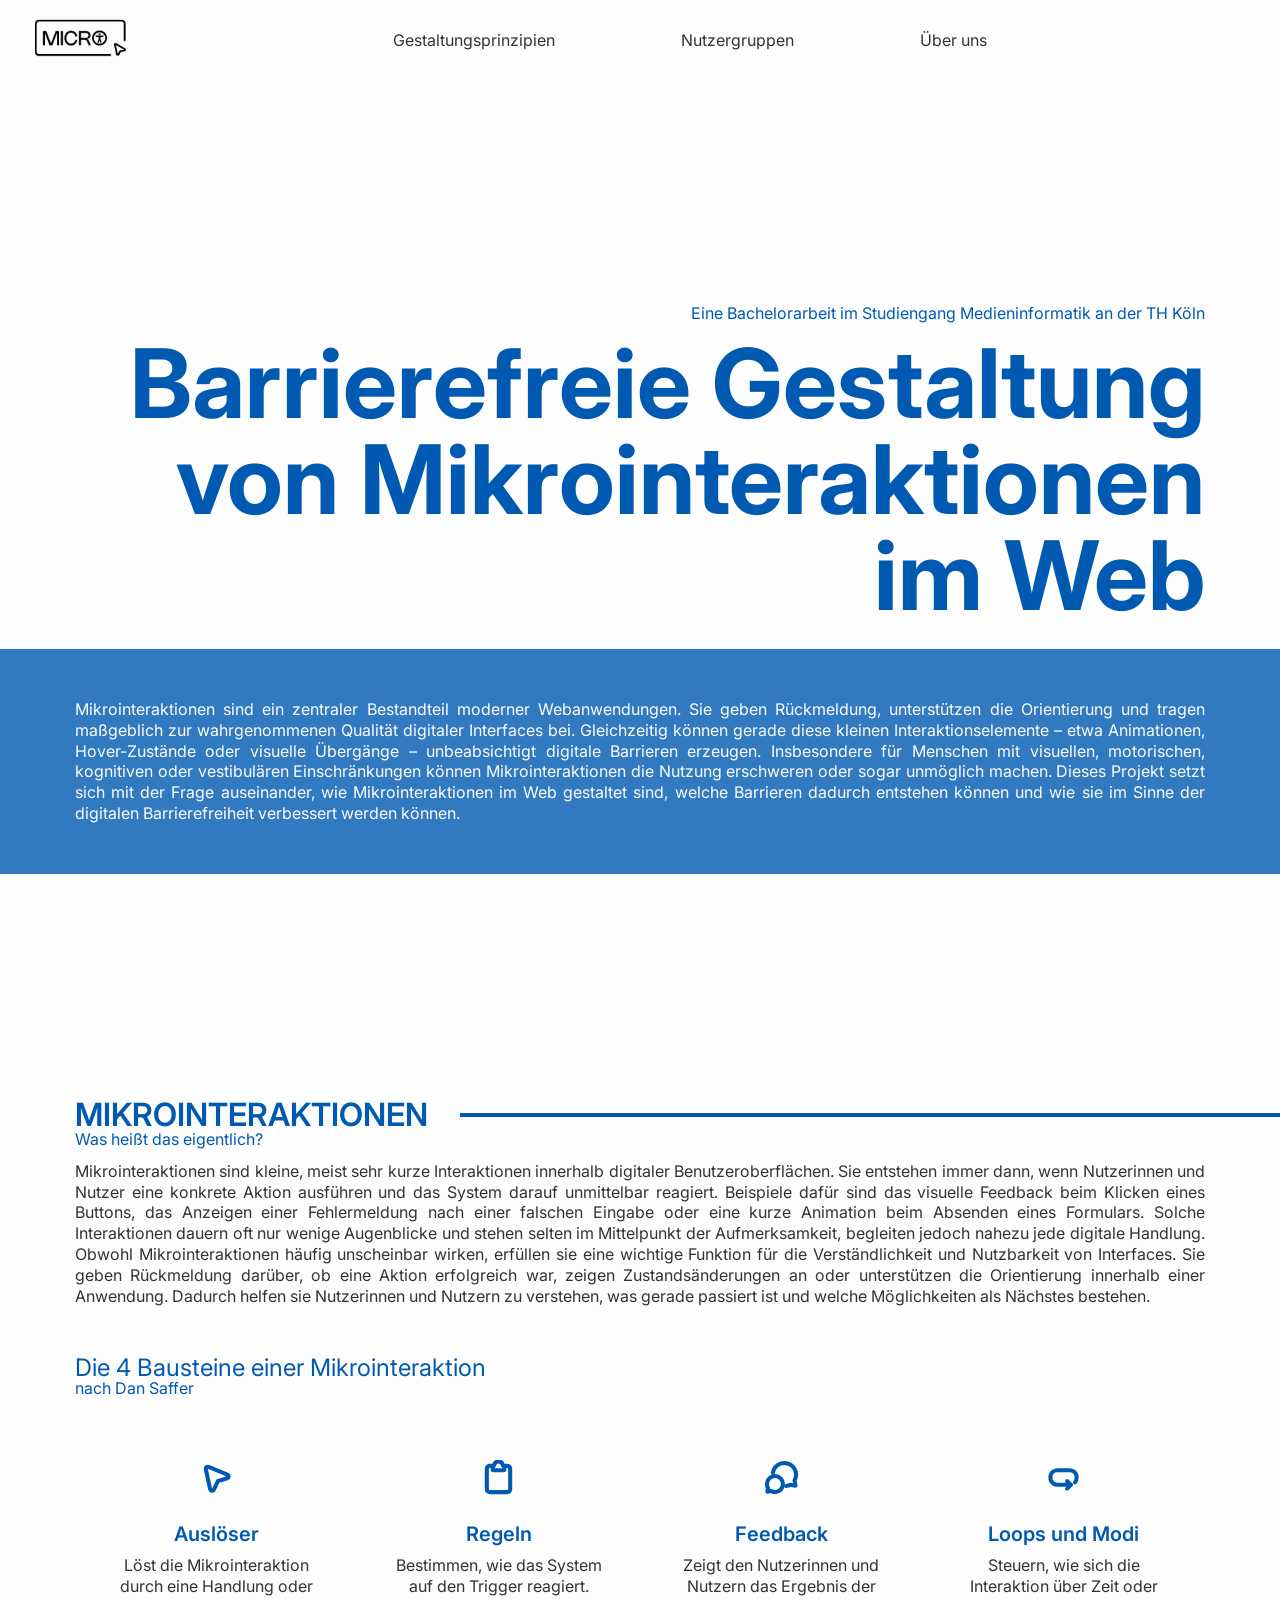
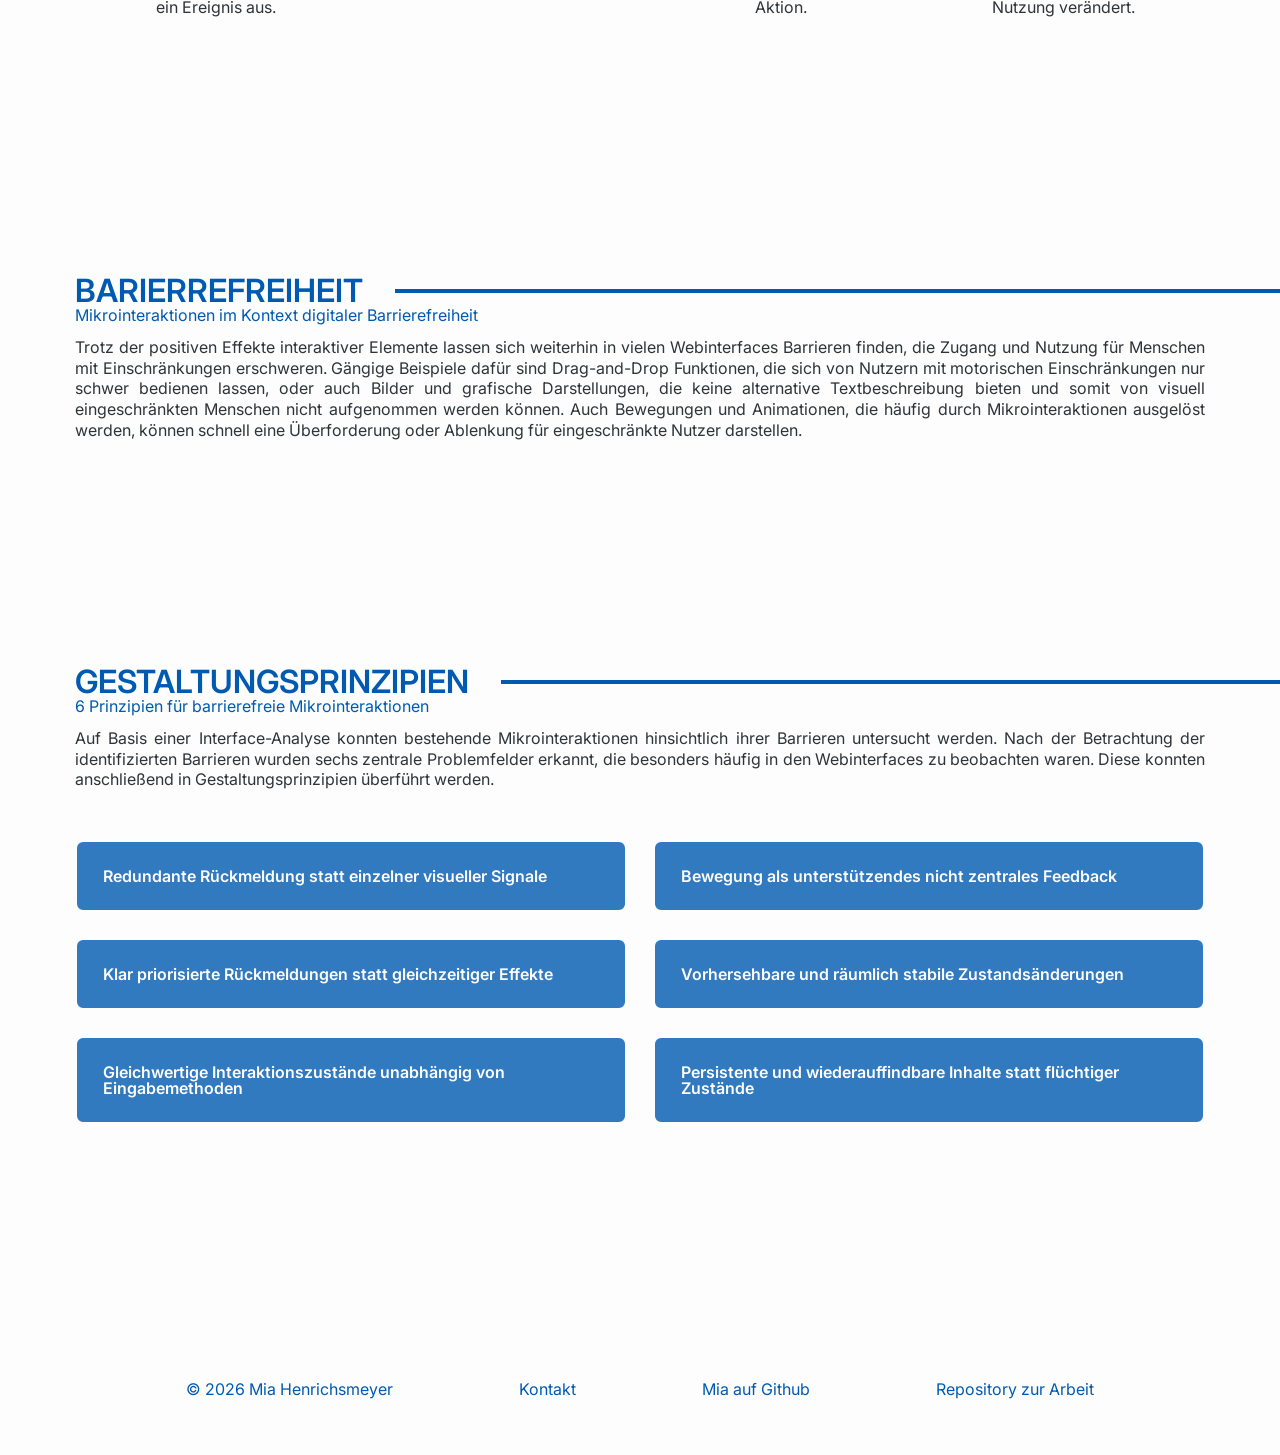
<file: index.html>
<!doctype html>
<html lang="de">
  <head>
    <meta charset="UTF-8" />
    <title>Barrierefreie Gestaltung von Mikrointeraktionen im Web</title>
    <link rel="stylesheet" href="./src/styles/combined.css" />
    <link rel="stylesheet" href="./src/styles/landing-page.css" />
  </head>
  <body>
    <header>
      <nav>
        <img src="logo.png" alt="Logo" class="logo" />

        <div class="nav-links">
          <a href="index.html">Gestaltungsprinzipien</a>
          <a href="user-groups.html">Nutzergruppen</a>
          <a href="about-us.html">Über uns</a>
        </div>
        <button
          class="menu-icon hidden"
          id="menu-toggle"
          aria-expanded="false"
          aria-controls="mobile-menu"
          aria-label="Menü öffnen"
          type="button"
        >
          <svg
            width="20px"
            height="20px"
            stroke-width="2.4"
            viewBox="0 0 24 24"
            fill="none"
            xmlns="http://www.w3.org/2000/svg"
            color="#000000"
          >
            <path
              d="M3 5H21"
              stroke="#000000"
              stroke-width="2.4"
              stroke-linecap="round"
              stroke-linejoin="round"
            ></path>
            <path
              d="M3 12H21"
              stroke="#000000"
              stroke-width="2.4"
              stroke-linecap="round"
              stroke-linejoin="round"
            ></path>
            <path
              d="M3 19H21"
              stroke="#000000"
              stroke-width="2.4"
              stroke-linecap="round"
              stroke-linejoin="round"
            ></path>
          </svg>
        </button>
      </nav>
      <div class="mobile-menu-overlay" id="mobile-menu" hidden>
        <div class="mobile-menu-content">
          <button
            class="close-menu"
            id="menu-close"
            aria-label="Menü schließen"
            type="button"
          >
            ×
          </button>

          <a href="index.html">Gestaltungsprinzipien</a>
          <a href="user-groups.html">Nutzergruppen</a>
          <a href="about-us.html">Über uns</a>
        </div>
      </div>
    </header>
    <section class="title-section">
      <h3>
        Eine Bachelorarbeit im Studiengang Medieninformatik an der TH Köln
      </h3>
      <h1>Barrierefreie Gestaltung von Mikrointeraktionen im Web</h1>
      <p class="blue-background">
        Mikrointeraktionen sind ein zentraler Bestandteil moderner
        Webanwendungen. Sie geben Rückmeldung, unterstützen die Orientierung und
        tragen maßgeblich zur wahrgenommenen Qualität digitaler Interfaces bei.
        Gleichzeitig können gerade diese kleinen Interaktionselemente – etwa
        Animationen, Hover-Zustände oder visuelle Übergänge – unbeabsichtigt
        digitale Barrieren erzeugen. Insbesondere für Menschen mit visuellen,
        motorischen, kognitiven oder vestibulären Einschränkungen können
        Mikrointeraktionen die Nutzung erschweren oder sogar unmöglich machen.
        Dieses Projekt setzt sich mit der Frage auseinander, wie
        Mikrointeraktionen im Web gestaltet sind, welche Barrieren dadurch
        entstehen können und wie sie im Sinne der digitalen Barrierefreiheit
        verbessert werden können.
      </p>
    </section>
    <section class="index-section line">
      <h2>MIKROINTERAKTIONEN</h2>
      <h3>Was heißt das eigentlich?</h3>
      <p>
        Mikrointeraktionen sind kleine, meist sehr kurze Interaktionen innerhalb
        digitaler Benutzeroberflächen. Sie entstehen immer dann, wenn
        Nutzerinnen und Nutzer eine konkrete Aktion ausführen und das System
        darauf unmittelbar reagiert. Beispiele dafür sind das visuelle Feedback
        beim Klicken eines Buttons, das Anzeigen einer Fehlermeldung nach einer
        falschen Eingabe oder eine kurze Animation beim Absenden eines
        Formulars. Solche Interaktionen dauern oft nur wenige Augenblicke und
        stehen selten im Mittelpunkt der Aufmerksamkeit, begleiten jedoch nahezu
        jede digitale Handlung. Obwohl Mikrointeraktionen häufig unscheinbar
        wirken, erfüllen sie eine wichtige Funktion für die Verständlichkeit und
        Nutzbarkeit von Interfaces. Sie geben Rückmeldung darüber, ob eine
        Aktion erfolgreich war, zeigen Zustandsänderungen an oder unterstützen
        die Orientierung innerhalb einer Anwendung. Dadurch helfen sie
        Nutzerinnen und Nutzern zu verstehen, was gerade passiert ist und welche
        Möglichkeiten als Nächstes bestehen.
      </p>
      <h4>Die 4 Bausteine einer Mikrointeraktion</h4>
      <h3>nach Dan Saffer</h3>
      <div class="icon-columns">
        <div>
          <svg
            width="35px"
            height="35px"
            stroke-width="2.8"
            viewBox="0 0 24 24"
            fill="none"
            xmlns="http://www.w3.org/2000/svg"
            color="#005ab2"
          >
            <path
              fill-rule="evenodd"
              clip-rule="evenodd"
              d="M19.5027 9.96958C20.7073 10.4588 20.6154 12.1941 19.3658 12.5533L13.0605 14.3658L10.1807 20.2606C9.60996 21.4288 7.88499 21.218 7.6124 19.9468L4.67677 6.25646C4.44638 5.18204 5.5121 4.2878 6.53019 4.70126L19.5027 9.96958Z"
              stroke="#005ab2"
              stroke-width="2.8"
            ></path>
          </svg>
          <p class="icon-title">Auslöser</p>
          <p>
            Löst die Mikrointeraktion durch eine Handlung oder ein Ereignis aus.
          </p>
        </div>
        <div>
          <svg
            width="35px"
            height="35px"
            viewBox="0 0 24 24"
            stroke-width="2.8"
            fill="none"
            xmlns="http://www.w3.org/2000/svg"
            color="#005ab2"
          >
            <path
              d="M8.5 4H6C4.89543 4 4 4.89543 4 6V20C4 21.1046 4.89543 22 6 22H18C19.1046 22 20 21.1046 20 20V6C20 4.89543 19.1046 4 18 4H15.5"
              stroke="#005ab2"
              stroke-width="2.8"
              stroke-linecap="round"
            ></path>
            <path
              d="M8 6.4V4.5C8 4.22386 8.22386 4 8.5 4C8.77614 4 9.00422 3.77604 9.05152 3.50398C9.19968 2.65171 9.77399 1 12 1C14.226 1 14.8003 2.65171 14.9485 3.50398C14.9958 3.77604 15.2239 4 15.5 4C15.7761 4 16 4.22386 16 4.5V6.4C16 6.73137 15.7314 7 15.4 7H8.6C8.26863 7 8 6.73137 8 6.4Z"
              stroke="#005ab2"
              stroke-width="2.8"
              stroke-linecap="round"
            ></path>
          </svg>
          <p class="icon-title">Regeln</p>
          <p>Bestimmen, wie das System auf den Trigger reagiert.</p>
        </div>
        <div>
          <svg
            width="35px"
            height="35px"
            stroke-width="2.8"
            viewBox="0 0 24 24"
            fill="none"
            xmlns="http://www.w3.org/2000/svg"
            color="#005ab2"
          >
            <path
              d="M7.5 22C10.5376 22 13 19.5376 13 16.5C13 13.4624 10.5376 11 7.5 11C4.46243 11 2 13.4624 2 16.5C2 17.5018 2.26783 18.441 2.7358 19.25L2.275 21.725L4.75 21.2642C5.55898 21.7322 6.49821 22 7.5 22Z"
              stroke="#005ab2"
              stroke-width="2.8"
              stroke-linecap="round"
              stroke-linejoin="round"
            ></path>
            <path
              d="M15.2824 17.8978C16.2587 17.7405 17.1758 17.4065 18 16.9297L21.6 17.6L20.9297 14C21.6104 12.8233 22 11.4571 22 10C22 5.58172 18.4183 2 14 2C9.97262 2 6.64032 4.97598 6.08221 8.84884"
              stroke="#005ab2"
              stroke-width="2.8"
              stroke-linecap="round"
              stroke-linejoin="round"
            ></path>
          </svg>
          <p class="icon-title">Feedback</p>
          <p>Zeigt den Nutzerinnen und Nutzern das Ergebnis der Aktion.</p>
        </div>
        <div>
          <svg
            width="35px"
            height="35px"
            stroke-width="2.8"
            viewBox="0 0 24 24"
            fill="none"
            xmlns="http://www.w3.org/2000/svg"
            color="#005ab2"
          >
            <path
              d="M17 17H8C6.33333 17 3 16 3 12C3 8 6.33333 7 8 7H16C17.6667 7 21 8 21 12C21 13.4943 20.5348 14.57 19.865 15.3312"
              stroke="#005ab2"
              stroke-width="2.8"
              stroke-linecap="round"
              stroke-linejoin="round"
            ></path>
            <path
              d="M14.5 14.5L17 17L14.5 19.5"
              stroke="#005ab2"
              stroke-width="2.8"
              stroke-linecap="round"
              stroke-linejoin="round"
            ></path>
          </svg>
          <p class="icon-title">Loops und Modi</p>
          <p>
            Steuern, wie sich die Interaktion über Zeit oder Nutzung verändert.
          </p>
        </div>
      </div>
    </section>
    <section class="index-section line">
      <h2>BARIERREFREIHEIT</h2>
      <h3>Mikrointeraktionen im Kontext digitaler Barrierefreiheit</h3>
      <p>
        Trotz der positiven Effekte interaktiver Elemente lassen sich weiterhin
        in vielen Webinterfaces Barrieren finden, die Zugang und Nutzung für
        Menschen mit Einschränkungen erschweren. Gängige Beispiele dafür sind
        Drag-and-Drop Funktionen, die sich von Nutzern mit motorischen
        Einschränkungen nur schwer bedienen lassen, oder auch Bilder und
        grafische Darstellungen, die keine alternative Textbeschreibung bieten
        und somit von visuell eingeschränkten Menschen nicht aufgenommen werden
        können. Auch Bewegungen und Animationen, die häufig durch
        Mikrointeraktionen ausgelöst werden, können schnell eine Überforderung
        oder Ablenkung für eingeschränkte Nutzer darstellen.
      </p>
    </section>
    <section class="index-section line">
      <h2>GESTALTUNGSPRINZIPIEN</h2>
      <h3>6 Prinzipien für barrierefreie Mikrointeraktionen</h3>
      <p>
        Auf Basis einer Interface-Analyse konnten bestehende Mikrointeraktionen
        hinsichtlich ihrer Barrieren untersucht werden. Nach der Betrachtung der
        identifizierten Barrieren wurden sechs zentrale Problemfelder erkannt,
        die besonders häufig in den Webinterfaces zu beobachten waren. Diese
        konnten anschließend in Gestaltungsprinzipien überführt werden.
      </p>
      <ul class="link-list">
        <li>
          <a href="detail-view.html?id=redundant-feedback"
            >Redundante Rückmeldung statt einzelner visueller Signale</a
          >
        </li>
        <li>
          <a href="detail-view.html?id=motion-not-primary"
            >Bewegung als unterstützendes nicht zentrales Feedback</a
          >
        </li>
        <li>
          <a href="detail-view.html?id=prioritize-feedback"
            >Klar priorisierte Rückmeldungen statt gleichzeitiger Effekte</a
          >
        </li>
        <li>
          <a href="detail-view.html?id=spatial-stability"
            >Vorhersehbare und räumlich stabile Zustandsänderungen</a
          >
        </li>
        <li>
          <a href="detail-view.html?id=hover-focus-equivalence"
            >Gleichwertige Interaktionszustände unabhängig von
            Eingabemethoden</a
          >
        </li>
        <li>
          <a href="detail-view.html?id=persistent-content"
            >Persistente und wiederauffindbare Inhalte statt flüchtiger
            Zustände</a
          >
        </li>
      </ul>
    </section>
    <footer>
      <a href="#">© 2026 Mia Henrichsmeyer</a>
      <a href="mailto:miahenrichsmeyer@gmail.com">Kontakt</a>
      <a href="https://github.com/miahenri">Mia auf Github</a>
      <a href="https://github.com/miahenri/bachelorarbeit"
        >Repository zur Arbeit</a
      >
    </footer>
    <script src="./src/js/menu.js" defer></script>
  </body>
</html>
</file>
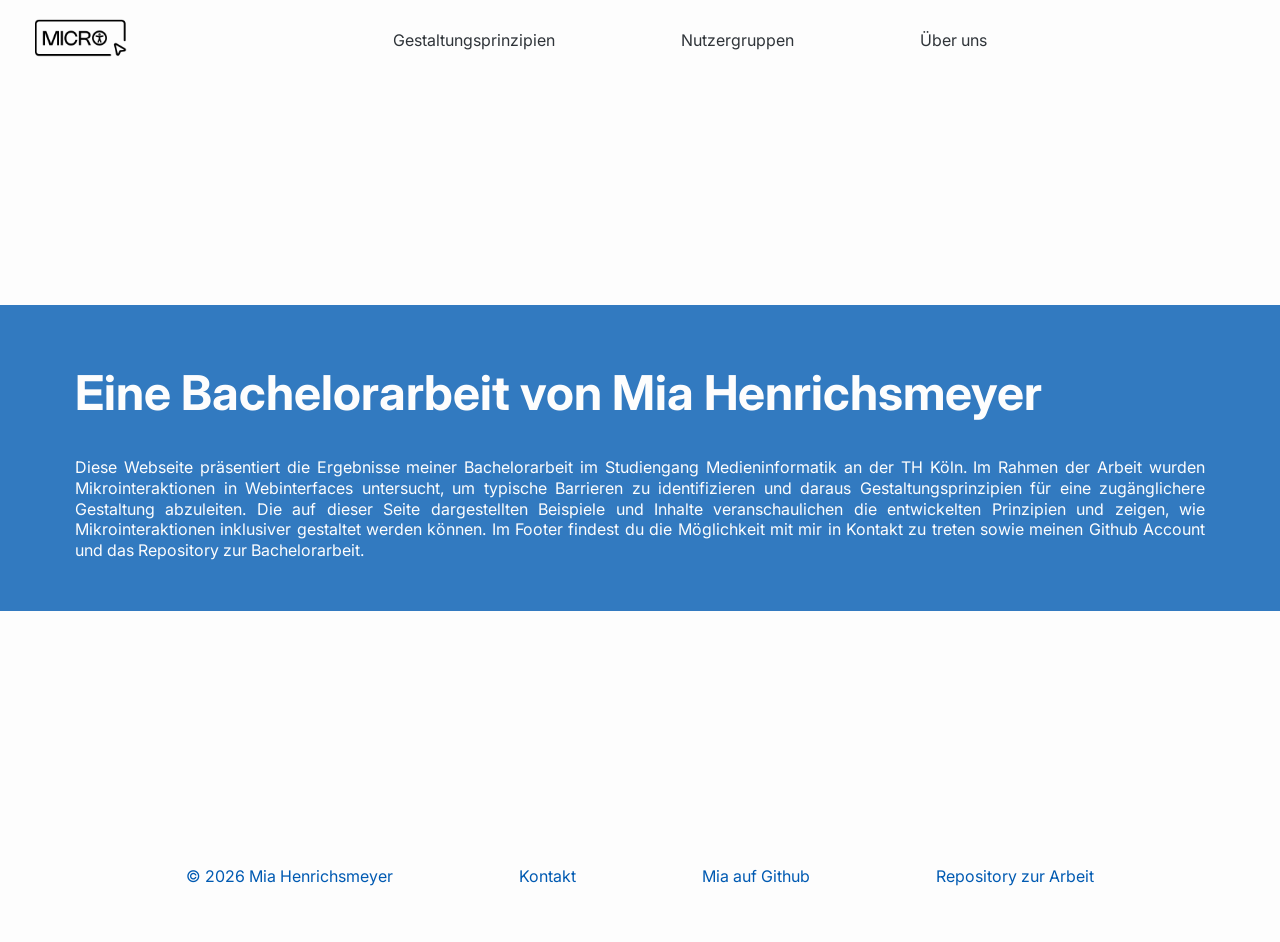
<file: about-us.html>
<!doctype html>
<html lang="de">
  <head>
    <meta charset="UTF-8" />
    <title>Über uns</title>
    <link rel="stylesheet" href="./src/styles/combined.css" />
    <link rel="stylesheet" href="./src/styles/detail-ansicht.css" />
    <link rel="stylesheet" href="./src/styles/demos.css" />
  </head>
  <body>
    <header>
      <nav>
        <img src="logo.png" alt="Logo" class="logo" />

        <div class="nav-links">
          <a href="index.html">Gestaltungsprinzipien</a>
          <a href="user-groups.html">Nutzergruppen</a>
          <a href="about-us.html">Über uns</a>
        </div>
        <button
          class="menu-icon hidden"
          id="menu-toggle"
          aria-expanded="false"
          aria-controls="mobile-menu"
          aria-label="Menü öffnen"
          type="button"
        >
          <svg
            width="20px"
            height="20px"
            stroke-width="2.4"
            viewBox="0 0 24 24"
            fill="none"
            xmlns="http://www.w3.org/2000/svg"
            color="#000000"
          >
            <path
              d="M3 5H21"
              stroke="#000000"
              stroke-width="2.4"
              stroke-linecap="round"
              stroke-linejoin="round"
            ></path>
            <path
              d="M3 12H21"
              stroke="#000000"
              stroke-width="2.4"
              stroke-linecap="round"
              stroke-linejoin="round"
            ></path>
            <path
              d="M3 19H21"
              stroke="#000000"
              stroke-width="2.4"
              stroke-linecap="round"
              stroke-linejoin="round"
            ></path>
          </svg>
        </button>
      </nav>
      <div class="mobile-menu-overlay" id="mobile-menu" hidden>
        <div class="mobile-menu-content">
          <button
            class="close-menu"
            id="menu-close"
            aria-label="Menü schließen"
            type="button"
          >
            ×
          </button>

          <a href="index.html">Gestaltungsprinzipien</a>
          <a href="user-groups.html">Nutzergruppen</a>
          <a href="about-us.html">Über uns</a>
        </div>
      </div>
    </header>
    <section class="title-section blue-background space-below">
      <h1>Eine Bachelorarbeit von Mia Henrichsmeyer</h1>
      <p>
        Diese Webseite präsentiert die Ergebnisse meiner Bachelorarbeit im Studiengang Medieninformatik an der TH Köln. Im Rahmen der Arbeit wurden Mikrointeraktionen in Webinterfaces untersucht, um typische Barrieren zu identifizieren und daraus Gestaltungsprinzipien für eine zugänglichere Gestaltung abzuleiten. Die auf dieser Seite dargestellten Beispiele und Inhalte veranschaulichen die entwickelten Prinzipien und zeigen, wie Mikrointeraktionen inklusiver gestaltet werden können. Im Footer findest du die Möglichkeit mit mir in Kontakt zu treten sowie meinen Github Account und das Repository zur Bachelorarbeit.
      </p>
    </section>

    <footer>
      <a href="#">© 2026 Mia Henrichsmeyer</a>
      <a href="mailto:miahenrichsmeyer@gmail.com">Kontakt</a>
      <a href="https://github.com/miahenri">Mia auf Github</a>
      <a href="https://github.com/miahenri/bachelorarbeit">Repository zur Arbeit</a>
    </footer>
    <script src="./src/js/menu.js" defer></script>
  </body>
</html>
</file>
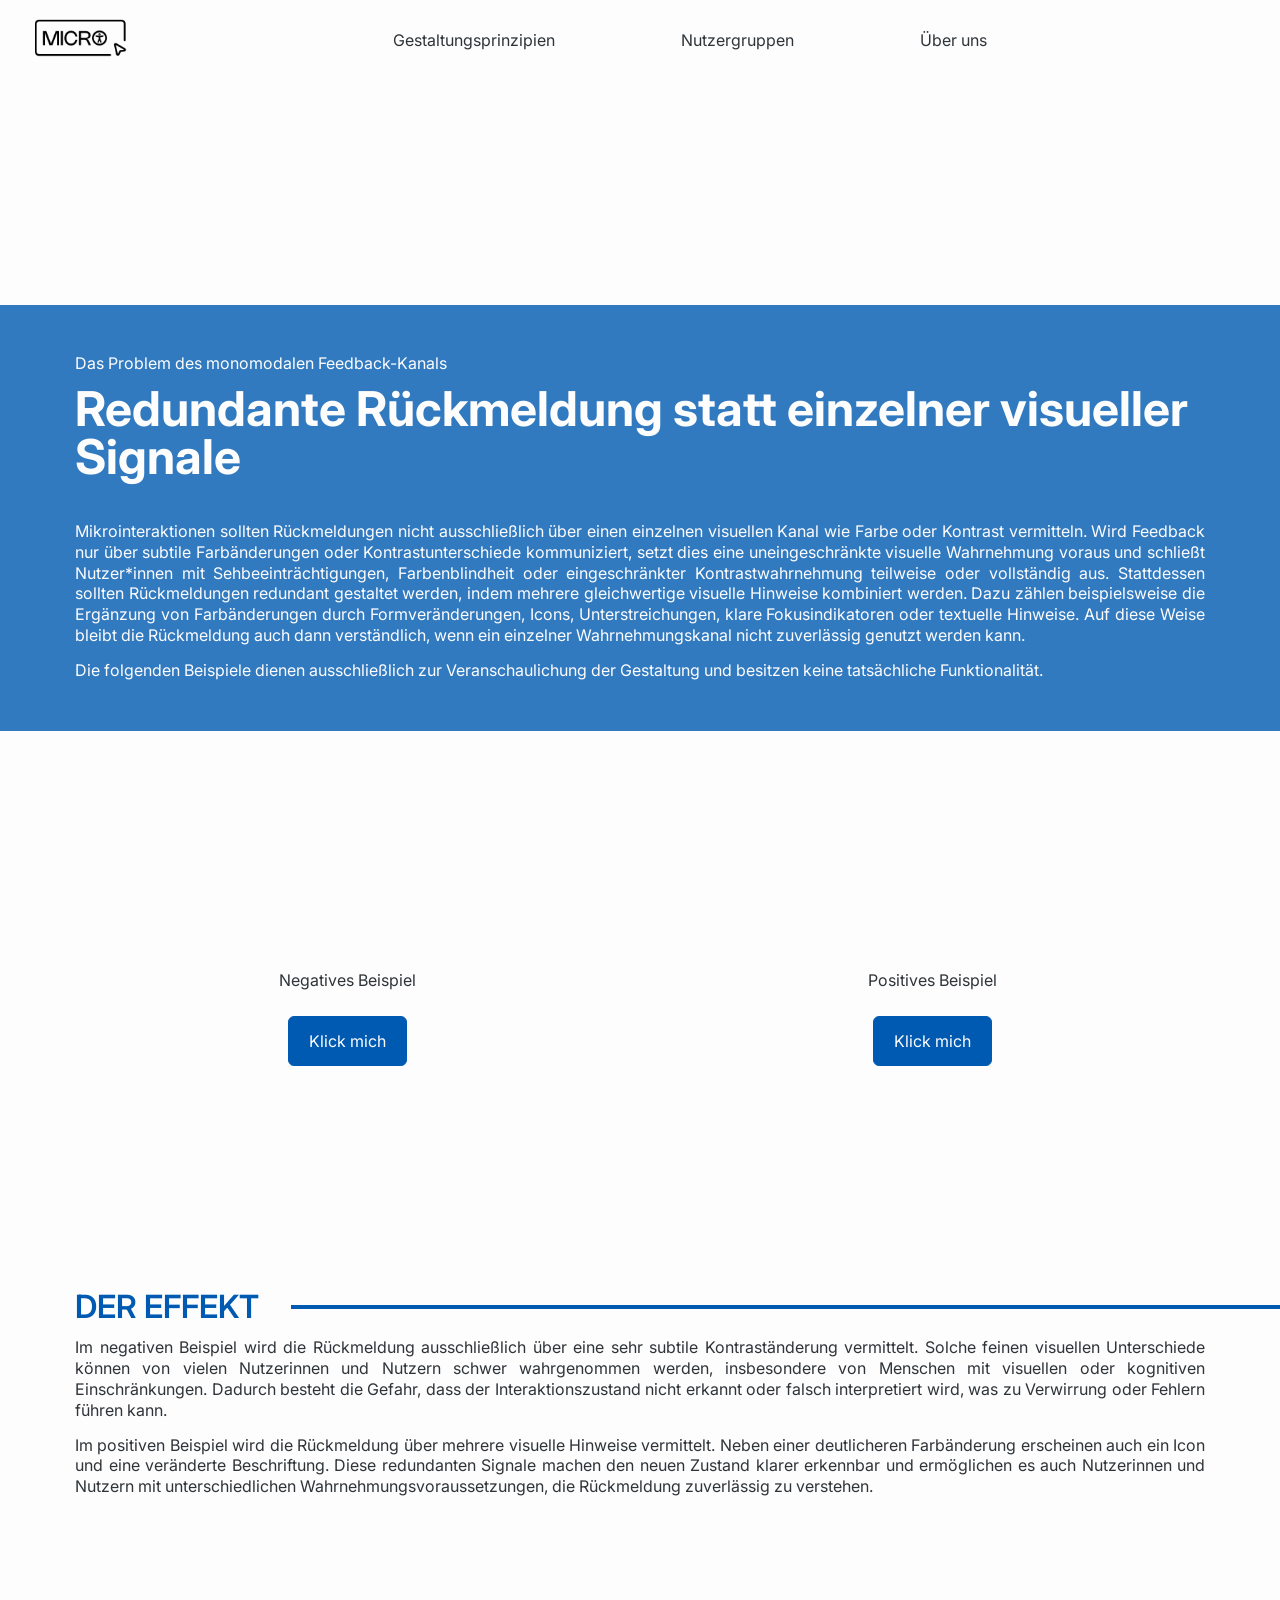
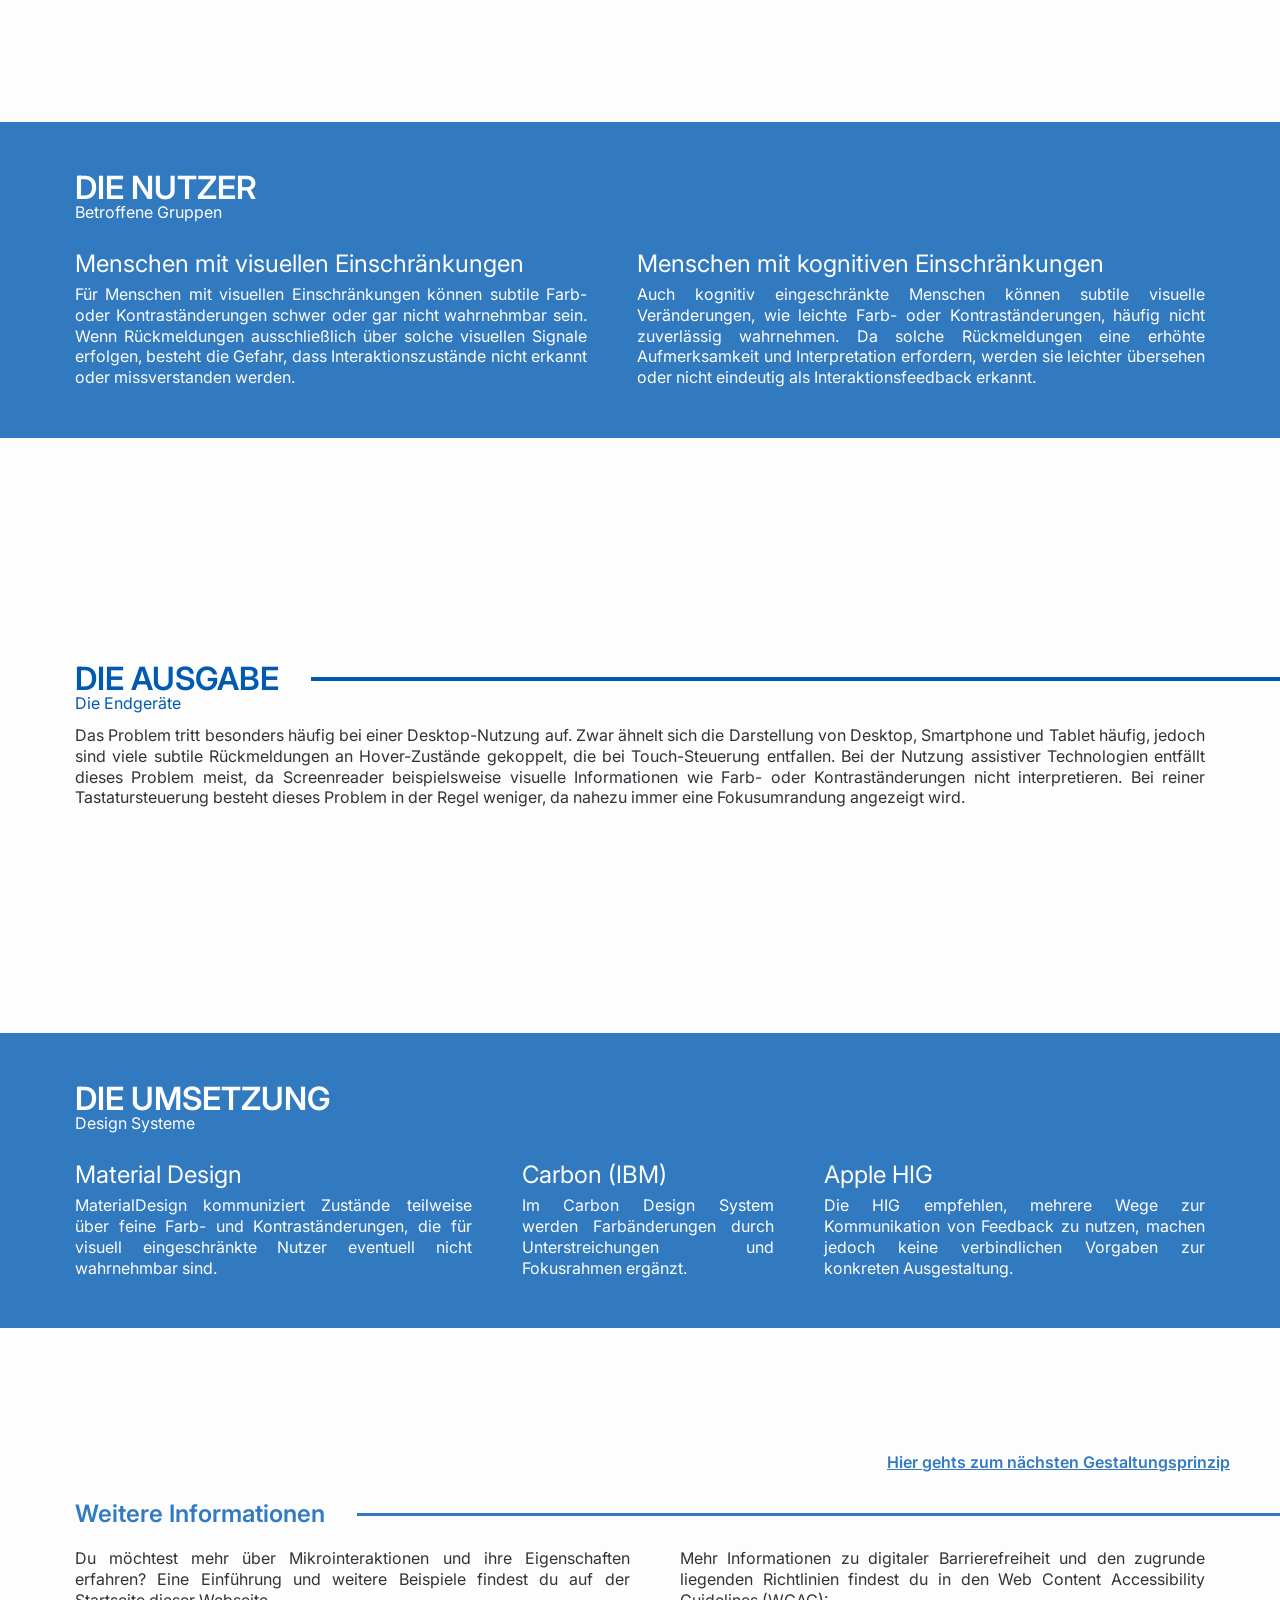
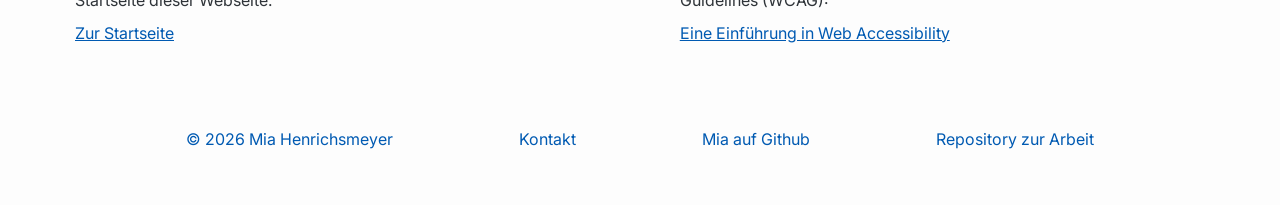
<file: detail-view.html>
<!doctype html>
<html lang="de">
  <head>
    <meta charset="UTF-8" />
    <title>Gestaltungsprinzip</title>
    <link rel="stylesheet" href="./src/styles/combined.css" />
    <link rel="stylesheet" href="./src/styles/detail-ansicht.css" />
    <link rel="stylesheet" href="./src/styles/demos.css" />
  </head>
  <body>
    <header>
      <nav>
        <img src="logo.png" alt="Logo" class="logo" />

        <div class="nav-links">
          <a href="index.html">Gestaltungsprinzipien</a>
          <a href="user-groups.html">Nutzergruppen</a>
          <a href="about-us.html">Über uns</a>
        </div>
        <button
          class="menu-icon hidden"
          id="menu-toggle"
          aria-expanded="false"
          aria-controls="mobile-menu"
          aria-label="Menü öffnen"
          type="button"
        >
          <svg
            width="20px"
            height="20px"
            stroke-width="2.4"
            viewBox="0 0 24 24"
            fill="none"
            xmlns="http://www.w3.org/2000/svg"
            color="#000000"
          >
            <path
              d="M3 5H21"
              stroke="#000000"
              stroke-width="2.4"
              stroke-linecap="round"
              stroke-linejoin="round"
            ></path>
            <path
              d="M3 12H21"
              stroke="#000000"
              stroke-width="2.4"
              stroke-linecap="round"
              stroke-linejoin="round"
            ></path>
            <path
              d="M3 19H21"
              stroke="#000000"
              stroke-width="2.4"
              stroke-linecap="round"
              stroke-linejoin="round"
            ></path>
          </svg>
        </button>
      </nav>
      <div class="mobile-menu-overlay" id="mobile-menu" hidden>
        <div class="mobile-menu-content">
          <button
            class="close-menu"
            id="menu-close"
            aria-label="Menü schließen"
            type="button"
          >
            ×
          </button>

          <a href="index.html">Gestaltungsprinzipien</a>
          <a href="user-groups.html">Nutzergruppen</a>
          <a href="about-us.html">Über uns</a>
        </div>
      </div>
    </header>
    <section class="title-section blue-background">
      <h3 id="problem-kicker"></h3>
      <h1 id="principle-title"></h1>
      <p id="principle-intro"></p>
      <p>Die folgenden Beispiele dienen ausschließlich zur Veranschaulichung der Gestaltung und besitzen keine tatsächliche Funktionalität.</p>
    </section>
    <section class="examples">
      <div class="example">
        <p class="example-title">Negatives Beispiel</p>
        <div id="example-bad"></div>
      </div>

      <div class="example">
        <p class="example-title">Positives Beispiel</p>
        <div id="example-good"></div>
      </div>
    </section>
    <section class="text-section line">
      <h2>DER EFFEKT</h2>
      <p id="effect-text-neg"></p>
      <p id="effect-text-pos"></p>
    </section>
    <section class="text-section blue-background">
      <h2>DIE NUTZER</h2>
      <h3>Betroffene Gruppen</h3>
      <div class="text-columns" id="user-groups">
      </div>
    </section>
    <section class="text-section line">
      <h2>DIE AUSGABE</h2>
      <h3>Die Endgeräte</h3>
      <p id="devices-text"></p>
    </section>
    <section class="text-section blue-background">
      <h2>DIE UMSETZUNG</h2>
      <h3>Design Systeme</h3>
      <div class="text-columns">
        <div>
          <h4>Material Design</h4>
          <p id="ds-material-text"></p>
        </div>
        <div>
          <h4>Carbon (IBM)</h4>
          <p id="ds-carbon-text"></p>
        </div>
        <div>
          <h4>Apple HIG</h4>
          <p id="ds-apple-text"></p>
        </div>
      </div>
    </section>
    <nav aria-label="Navigation zwischen Gestaltungsprinzipien">
      <a id="next-principle-link" class="next-principle-link"></a>
    </nav>
    <section class="info-section">
      <div class="text-section line">
        <h5>Weitere Informationen</h5>
        <div class="text-columns">
          <div>
            <p>
              Du möchtest mehr über Mikrointeraktionen und ihre Eigenschaften
              erfahren? Eine Einführung und weitere Beispiele findest du auf der
              Startseite dieser Webseite.
            </p>
            <a href="/index.html" class="info-link">Zur Startseite</a>
          </div>
          <div>
            <p>
              Mehr Informationen zu digitaler Barrierefreiheit und den zugrunde
              liegenden Richtlinien findest du in den Web Content Accessibility
              Guidelines (WCAG):
            </p>
            <a
              href="https://www.w3.org/WAI/fundamentals/accessibility-intro/"
              class="info-link"
              >Eine Einführung in Web Accessibility</a
            >
          </div>
        </div>
      </div>
    </section>
    <footer>
      <a href="#">© 2026 Mia Henrichsmeyer</a>
      <a href="mailto:miahenrichsmeyer@gmail.com">Kontakt</a>
      <a href="https://github.com/miahenri">Mia auf Github</a>
      <a href="https://github.com/miahenri/bachelorarbeit">Repository zur Arbeit</a>
    </footer>
    <script src="./src/js/demos.js" defer></script>
    <script src="./src/js/detail-page.js" defer></script>
    <script src="./src/js/menu.js" defer></script>
  </body>
</html>
</file>
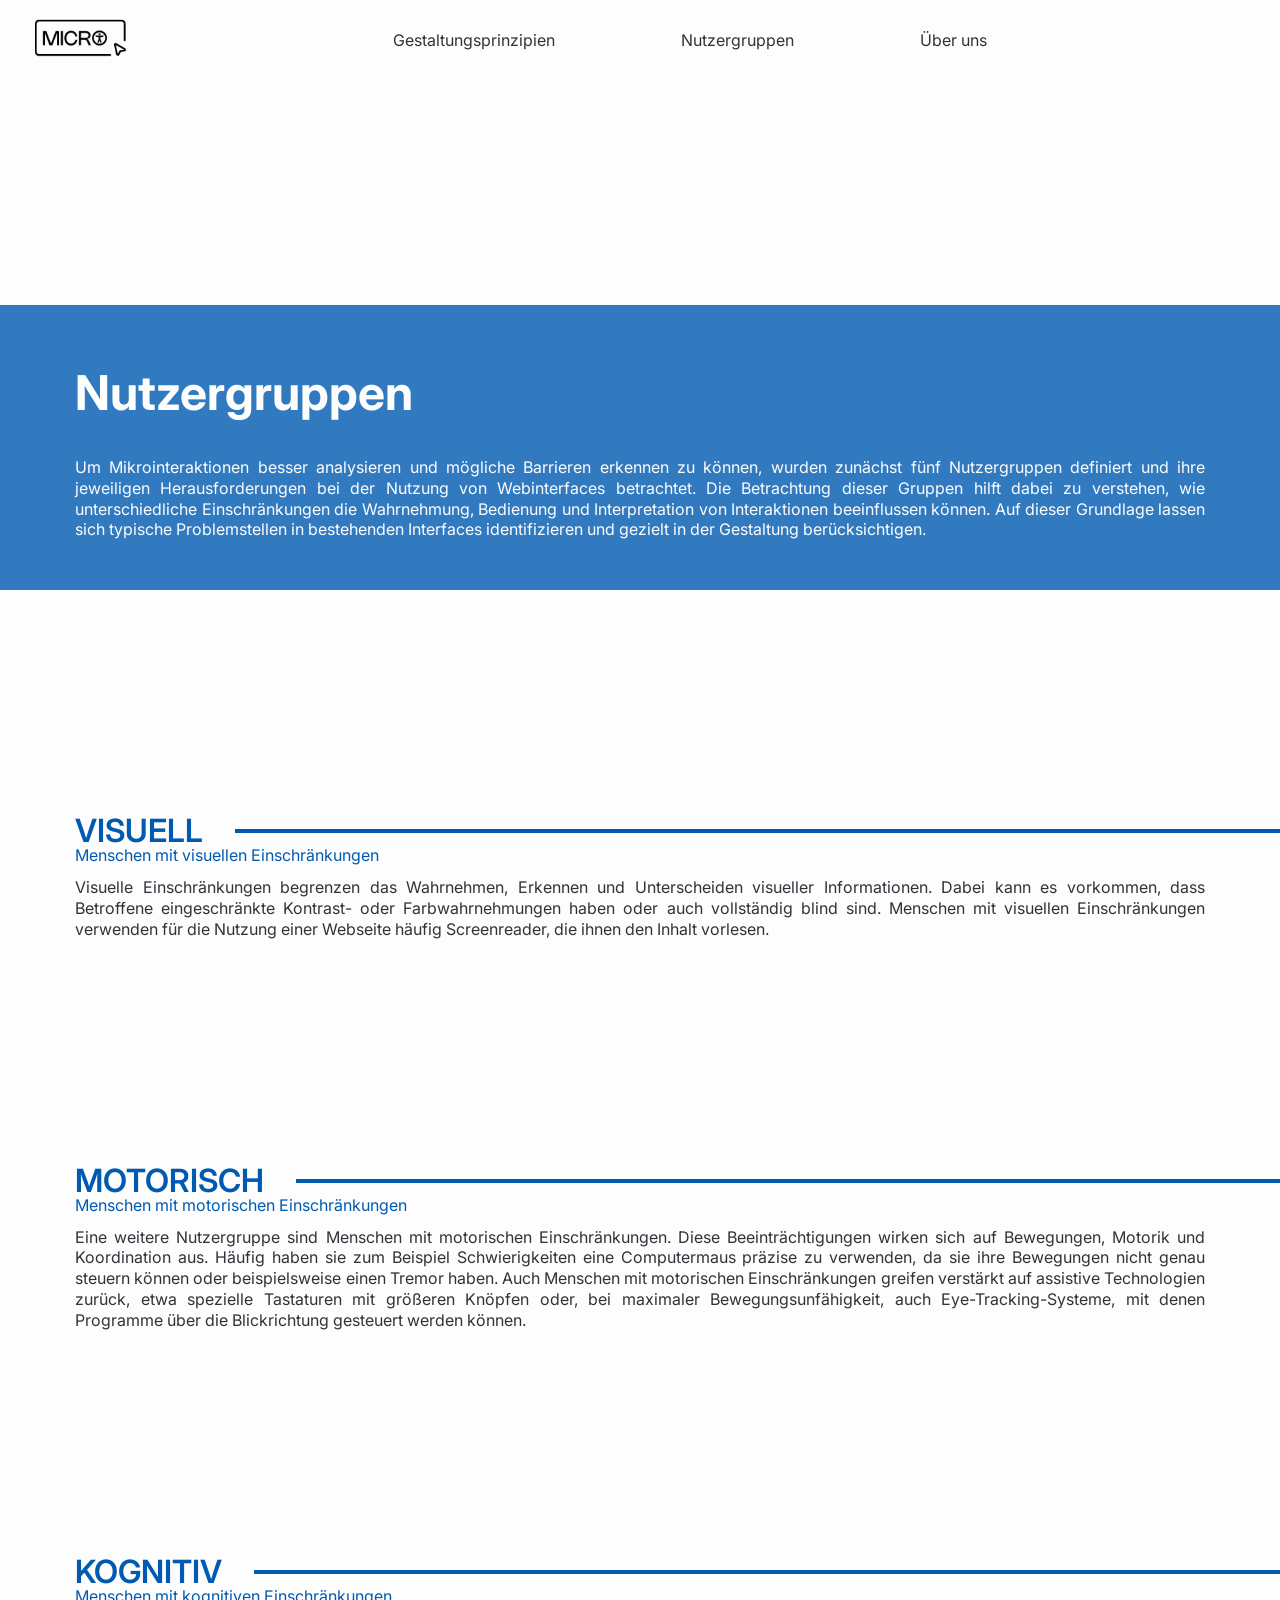
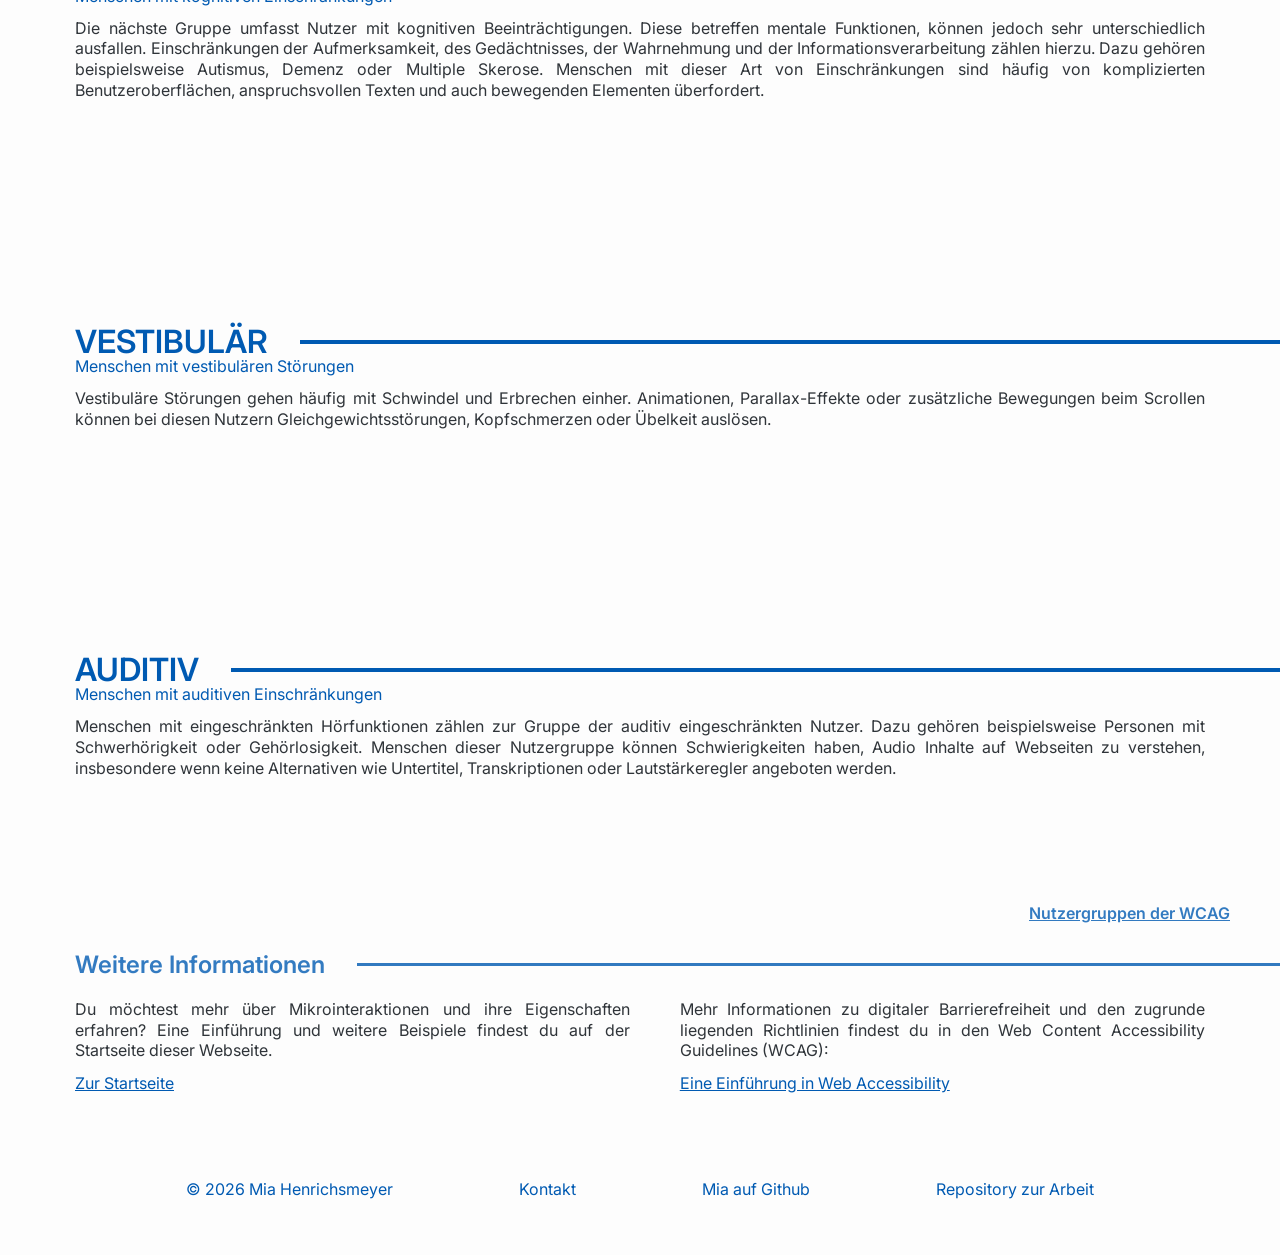
<file: user-groups.html>
<!doctype html>
<html lang="de">
  <head>
    <meta charset="UTF-8" />
    <title>Nutzergruppen</title>
    <link rel="stylesheet" href="./src/styles/combined.css" />
    <link rel="stylesheet" href="./src/styles/detail-ansicht.css" />
    <link rel="stylesheet" href="./src/styles/demos.css" />
  </head>
  <body>
    <header>
      <nav>
        <img src="logo.png" alt="Logo" class="logo" />

        <div class="nav-links">
          <a href="index.html">Gestaltungsprinzipien</a>
          <a href="user-groups.html">Nutzergruppen</a>
          <a href="about-us.html">Über uns</a>
        </div>
        <button
          class="menu-icon hidden"
          id="menu-toggle"
          aria-expanded="false"
          aria-controls="mobile-menu"
          aria-label="Menü öffnen"
          type="button"
        >
          <svg
            width="20px"
            height="20px"
            stroke-width="2.4"
            viewBox="0 0 24 24"
            fill="none"
            xmlns="http://www.w3.org/2000/svg"
            color="#000000"
          >
            <path
              d="M3 5H21"
              stroke="#000000"
              stroke-width="2.4"
              stroke-linecap="round"
              stroke-linejoin="round"
            ></path>
            <path
              d="M3 12H21"
              stroke="#000000"
              stroke-width="2.4"
              stroke-linecap="round"
              stroke-linejoin="round"
            ></path>
            <path
              d="M3 19H21"
              stroke="#000000"
              stroke-width="2.4"
              stroke-linecap="round"
              stroke-linejoin="round"
            ></path>
          </svg>
        </button>
      </nav>
      <div class="mobile-menu-overlay" id="mobile-menu" hidden>
        <div class="mobile-menu-content">
          <button
            class="close-menu"
            id="menu-close"
            aria-label="Menü schließen"
            type="button"
          >
            ×
          </button>

          <a href="index.html">Gestaltungsprinzipien</a>
          <a href="user-groups.html">Nutzergruppen</a>
          <a href="about-us.html">Über uns</a>
        </div>
      </div>
    </header>
    <section class="title-section blue-background">
      <h1>Nutzergruppen</h1>
      <p>
        Um Mikrointeraktionen besser analysieren und mögliche Barrieren erkennen
        zu können, wurden zunächst fünf Nutzergruppen definiert und ihre
        jeweiligen Herausforderungen bei der Nutzung von Webinterfaces
        betrachtet. Die Betrachtung dieser Gruppen hilft dabei zu verstehen, wie
        unterschiedliche Einschränkungen die Wahrnehmung, Bedienung und
        Interpretation von Interaktionen beeinflussen können. Auf dieser
        Grundlage lassen sich typische Problemstellen in bestehenden Interfaces
        identifizieren und gezielt in der Gestaltung berücksichtigen.
      </p>
    </section>

    <section class="text-section line">
      <h2>VISUELL</h2>
      <h3>Menschen mit visuellen Einschränkungen</h3>
      <p>
        Visuelle Einschränkungen begrenzen das Wahrnehmen, Erkennen und
        Unterscheiden visueller Informationen. Dabei kann es vorkommen, dass
        Betroffene eingeschränkte Kontrast- oder Farbwahrnehmungen haben oder
        auch vollständig blind sind. Menschen mit visuellen Einschränkungen
        verwenden für die Nutzung einer Webseite häufig Screenreader, die ihnen
        den Inhalt vorlesen.
      </p>
    </section>

    <section class="text-section line">
      <h2>MOTORISCH</h2>
      <h3>Menschen mit motorischen Einschränkungen</h3>
      <p>
        Eine weitere Nutzergruppe sind Menschen mit motorischen Einschränkungen.
        Diese Beeinträchtigungen wirken sich auf Bewegungen, Motorik und
        Koordination aus. Häufig haben sie zum Beispiel Schwierigkeiten eine
        Computermaus präzise zu verwenden, da sie ihre Bewegungen nicht genau
        steuern können oder beispielsweise einen Tremor haben. Auch Menschen mit
        motorischen Einschränkungen greifen verstärkt auf assistive Technologien
        zurück, etwa spezielle Tastaturen mit größeren Knöpfen oder, bei
        maximaler Bewegungsunfähigkeit, auch Eye-Tracking-Systeme, mit denen
        Programme über die Blickrichtung gesteuert werden können.
      </p>
    </section>

    <section class="text-section line">
      <h2>KOGNITIV</h2>
      <h3>Menschen mit kognitiven Einschränkungen</h3>
      <p>
        Die nächste Gruppe umfasst Nutzer mit kognitiven Beeinträchtigungen.
        Diese betreffen mentale Funktionen, können jedoch sehr unterschiedlich
        ausfallen. Einschränkungen der Aufmerksamkeit, des Gedächtnisses, der
        Wahrnehmung und der Informationsverarbeitung zählen hierzu. Dazu gehören
        beispielsweise Autismus, Demenz oder Multiple Skerose. Menschen mit
        dieser Art von Einschränkungen sind häufig von komplizierten
        Benutzeroberflächen, anspruchsvollen Texten und auch bewegenden
        Elementen überfordert.
      </p>
    </section>

    <section class="text-section line">
      <h2>VESTIBULÄR</h2>
      <h3>Menschen mit vestibulären Störungen</h3>
      <p>
        Vestibuläre Störungen gehen häufig mit Schwindel und Erbrechen einher.
        Animationen, Parallax-Effekte oder zusätzliche Bewegungen beim Scrollen
        können bei diesen Nutzern Gleichgewichtsstörungen, Kopfschmerzen oder
        Übelkeit auslösen.
      </p>
    </section>

    <section class="text-section line">
      <h2>AUDITIV</h2>
      <h3>Menschen mit auditiven Einschränkungen</h3>
      <p>
        Menschen mit eingeschränkten Hörfunktionen zählen zur Gruppe der auditiv
        eingeschränkten Nutzer. Dazu gehören beispielsweise Personen mit
        Schwerhörigkeit oder Gehörlosigkeit. Menschen dieser Nutzergruppe können
        Schwierigkeiten haben, Audio Inhalte auf Webseiten zu verstehen,
        insbesondere wenn keine Alternativen wie Untertitel, Transkriptionen
        oder Lautstärkeregler angeboten werden.
      </p>
    </section>

    <nav>
      <a
        href="https://www.w3.org/WAI/people-use-web/abilities-barriers/"
        class="next-principle-link"
        >Nutzergruppen der WCAG</a
      >
    </nav>
    <section class="info-section">
      <div class="text-section line">
        <h5>Weitere Informationen</h5>
        <div class="text-columns">
          <div>
            <p>
              Du möchtest mehr über Mikrointeraktionen und ihre Eigenschaften
              erfahren? Eine Einführung und weitere Beispiele findest du auf der
              Startseite dieser Webseite.
            </p>
            <a href="/index.html" class="info-link">Zur Startseite</a>
          </div>
          <div>
            <p>
              Mehr Informationen zu digitaler Barrierefreiheit und den zugrunde
              liegenden Richtlinien findest du in den Web Content Accessibility
              Guidelines (WCAG):
            </p>
            <a
              href="https://www.w3.org/WAI/fundamentals/accessibility-intro/"
              class="info-link"
              >Eine Einführung in Web Accessibility</a
            >
          </div>
        </div>
      </div>
    </section>
    <footer>
      <a href="#">© 2026 Mia Henrichsmeyer</a>
      <a href="mailto:miahenrichsmeyer@gmail.com">Kontakt</a>
      <a href="https://github.com/miahenri">Mia auf Github</a>
      <a href="https://github.com/miahenri/bachelorarbeit">Repository zur Arbeit</a>
    </footer>
    <script src="./src/js/menu.js" defer></script>
  </body>
</html>
</file>
<file: src/styles/combined.css>
@import url("reset.css");
@import url("fonts.css");
@import url("variables.css");
@import url("base.css");
</file>
<file: src/styles/landing-page.css>
h1 {
  font-size: var(--fs-xxl);
  color: var(--color-blue-dark);
  text-align: right;
  padding-right: var(--xl);
  padding-left: var(--xl);

  @media (max-width: 949px) {
    font-size: var(--fs-xl);
    text-align: left;
  }
}

.title-section {
  display: flex;
  flex-direction: column;
  align-items: end;
  margin: var(--xxxl) 0;
  text-align: right;

  p {
    padding: var(--l) var(--xl);
    color: var(--color-lightest);
  }
}

h3 {
  padding-right: var(--xl);
  color: var(--color-blue-dark);
}

.index-section {
  margin-left: var(--xl);
  margin-bottom: var(--xxxl);

  p {
    padding-right: var(--xl);
    color: var(--color-darkest);
  }

  h4 {
    font-size: var(--fs-m);
    padding-top: var(--l);
    color: var(--color-blue-dark);
  }
}

.line {
  h2,
  h3 {
    color: var(--color-blue-dark);
  }

  h2,
  h5 {
    display: flex;
    align-items: center;
    gap: var(--m);
  }

  h2::after {
    content: "";
    flex: 1;
    height: 4px;
    background-color: var(--color-blue-dark);
  }

  h5::after {
    content: "";
    flex: 1;
    height: 3px;
    background-color: var(--color-blue-light);
  }
}

.icon-columns {
  display: flex;
  flex-direction: row;
  margin-top: var(--m);
  margin-right: var(--xl);

  div {
    display: flex;
    flex-direction: column;
    align-items: center;
    padding: var(--m);
    width: 100%;

    .icon-title {
      font-size: var(--fs-s);
      font-weight: var(--fw-semi-bold);
      color: var(--color-blue-dark);
      padding-top: var(--s);
      padding-bottom: var(--xxs);
    }

    p {
      font-size: var(--fs-xs);
      color: var(--color-darkest);
      text-align: center;
      padding: 0;
    }
  }

  @media (max-width: 949px) {
    flex-direction: column;
    gap: var(--s);
  }
}

.link-list {
  display: grid;
  grid-template-columns: repeat(2, 1fr);
  gap: var(--s);
  list-style: none;
  padding: 0;
  margin-top: var(--l);
  margin-right: var(--xl);

  li {

    a {
      display: block;
      padding: var(--s);
      text-decoration: none;
      color: var(--color-lightest);
      border: 2px solid var(--color-lightest);
      border-radius: 8px;
      font-weight: var(--fw-semi-bold);
      background-color: var(--color-blue-light);
      transition:
        background-color 0.2s ease,
        transform 0.1s ease;
    }

    a:hover,
    a:focus-visible {
        background-color: var(--color-blue-lightest);
        color: var(--color-blue-dark);
        transform: translateY(-2px);
        font-weight: var(--fw-bold);
        border: 2px solid var(--color-blue-light);
    }
  }
}
</file>
<file: src/styles/detail-ansicht.css>
section {
  margin-top: var(--xxxl);
  padding-left: var(--xl);
  padding-right: var(--xl);
}

.line {
  h2,
  h3 {
    color: var(--color-blue-dark);
  }

  h2,
  h5 {
    display: flex;
    align-items: center;
    gap: var(--m);
  }

  h2::after {
    content: "";
    flex: 1;
    height: 4px;
    margin-right: calc(var(--xl) * -1);
    background-color: var(--color-blue-dark);
  }

  h5::after {
    content: "";
    flex: 1;
    height: 3px;
    margin-right: calc(var(--xl) * -1);
    background-color: var(--color-blue-light);
  }
}

.text-columns {
  display: flex;
  flex-direction: row;
  gap: var(--l);

  div {
    h4 {
      font-size: var(--fs-m);
      margin-top: var(--m);
    }

    p {
      font-size: var(--fs-xs);
      padding-top: var(--xxs);
    }
  }

  @media (max-width: 949px) {
    flex-direction: column;
    gap: var(--xs);
  }
}

.example-title {
  padding-bottom: var(--s);
}

.examples {
  display: flex;
  flex-direction: row;
  gap: 40px;

  h3 {
    margin-bottom: var(--s);
  }

  @media (max-width: 924px) {
    flex-direction: column;
    gap: var(--xl);
  }
}

.example {
  flex: 1;
  display: flex;
  flex-direction: column;
  align-items: center; 
  justify-content: top; 
  text-align: center;
}

.info-link {
  display: inline-block;
  text-decoration: underline;
  color: var(--color-blue-dark);
  margin-top: var(--xs);
  margin-bottom: var(--m);
}

.info-section {
    margin-top: var(--m);
}

.next-principle-link {
    display: flex;
    justify-content: end;
    margin-right: var(--l);
    margin-top: var(--xxl);
    font-weight: var(--fw-semi-bold);
    text-decoration: underline;
    color: var(--color-blue-light)
}
</file>
<file: src/styles/demos.css>
/* Gestaltungsprinzip: Redundantes Feedback */
.demo-row {
  display: flex;
  flex-direction: row;
  gap: 12px;
  align-items: center;
}

.demo-btn {
  padding: 16px 20px;
  border-radius: 6px;
  border: 1px solid var(--color-blue-dark);
  background: var(--color-blue-dark);
  color: var(--color-lightest);
  font: inherit;
  cursor: pointer;
  transition:
    background 0.2s,
    color 0.2s,
    font-weight 0.2s;
}

.demo-btn:focus-visible {
  outline: 2px solid black;
  outline-offset: 2px;
}

.demo-btn.bad:hover,
.demo-btn.bad:focus-visible {
  background: rgb(0, 78, 155);
  border-color: rgb(0, 78, 155);
}

.demo-btn.good {
  display: inline-flex;
  align-items: center;
  gap: 8px;
}

.demo-btn.good:hover,
.demo-btn.good:focus-visible {
  background: var(--color-blue-lightest);
  color: var(--color-blue-dark);
  font-weight: 700;
}

.demo-btn.good .icon {
  display: none;
}

.demo-btn.good.saved .icon {
  display: inline;
}

/* Gestaltungsprinzip: Gleichwertige Interaktionszustände */

.tooltip-wrapper {
  position: relative;
  display: inline-block;
}

.tooltip-btn {
  padding: 16px 20px;
  border-radius: 6px;
  border: 1px solid var(--color-blue-dark);
  background: var(--color-blue-dark);
  color: var(--color-lightest);
  font: inherit;
  cursor: pointer;
  transition:
    background 0.2s,
    border-color 0.2s,
    color 0.2s,
    font-weight 0.2s;
}

.tooltip {
  position: absolute;
  top: 80%;
  left: 50%;
  transform: translateX(-50%);

  background: #333;
  color: var(--color-lightest);
  padding: 6px 10px;
  border-radius: 4px;
  font-size: 14px;
  white-space: nowrap;

  opacity: 0;
  pointer-events: none;
  transition: opacity 0.15s;
}

.tooltip-wrapper.bad:hover .tooltip {
  opacity: 1;
}

.tooltip-wrapper.good:hover .tooltip,
.tooltip-wrapper.good:focus-within .tooltip {
  opacity: 1;
}

/* Gestaltungsprinzip: Bewegung nicht als primäre Rückmeldung */

.motion-demo {
  display: flex;
  flex-direction: column;
  align-items: flex-start;
  gap: 12px;
  width: 320px;
}

.motion-demo label {
  font-weight: 600;
}

.motion-input {
  width: 100%;
  padding: 12px 14px;
  border: 1px solid #bfc7d1;
  border-radius: 6px;
  font: inherit;
  box-sizing: border-box;
}

.motion-input,
.motion-submit,
.motion-toggle{
  width: 100%;
  box-sizing: border-box;
}

.motion-input.error {
  border: 2px solid #c62828;
}

.motion-submit,
.motion-toggle {
  padding: 10px 16px;
  border-radius: 6px;
  border: 1px solid var(--color-blue-dark);
  background: var(--color-blue-dark);
  color: var(--color-lightest);
  font: inherit;
  cursor: pointer;
  width: 100%;
  min-width: 210px;
  box-sizing: border-box;
}

.motion-submit:hover,
.motion-toggle:hover {
  background: var(--color-blue-lightest);
  color: var(--color-blue-dark);
  font-weight: 700;
}

.motion-submit:focus-visible,
.motion-toggle:focus-visible,
.motion-input:focus-visible {
  outline: 2px solid black;
  outline-offset: 2px;
}

.motion-error-text {
  padding-top: 0;
  width: 320px;
  color: #c62828;
}

.shake {
  animation: shake-x 0.35s ease-in-out;
}

@keyframes shake-x {
  0% {
    transform: translateX(0);
  }
  20% {
    transform: translateX(-6px);
  }
  40% {
    transform: translateX(6px);
  }
  60% {
    transform: translateX(-5px);
  }
  80% {
    transform: translateX(5px);
  }
  100% {
    transform: translateX(0);
  }
}

.motion-demo.reduced-motion .shake {
  animation: none;
}

/* Gestaltungsprinzip: Persistente Inhalte */
.toast-demo{
  display: flex;
  flex-direction: column;
  align-items: flex-start;
  gap: 12px;
  width: 320px;
}

.toast-trigger,
.toast-reopen,
.toast-close{
  font: inherit;
}

.toast-reopen {
  border: none;
  background: transparent;
  color: var(--color-blue-dark);
}

.toast-reopen:hover,
.toast-reopen:focus-visible {
  text-decoration: underline;
  font-weight: 700;
}

.toast-trigger {
  padding: 10px 16px;
  border-radius: 6px;
  border: 1px solid var(--color-blue-dark);
  background: var(--color-blue-dark);
  color: white;
  cursor: pointer;
  transition: background 0.2s, color 0.2s, border-color 0.2s;
  width: 100%;
}

.toast-trigger:hover,
.toast-trigger:focus-visible {
  background: white;
  color: var(--color-blue-dark);
  border-color: var(--color-blue-dark);
  font-weight: 700;
}

.toast-trigger:focus-visible,
.toast-reopen:focus-visible,
.toast-close:focus-visible{
  outline: 2px solid black;
  outline-offset: 2px;
}

[hidden]{
  display: none !important;
}

.toast{
  display: flex;
  align-items: center;
  justify-content: space-between;
  gap: 12px;
  width: 100%;
  min-height: 48px;
  box-sizing: border-box;
  padding: 12px 14px;
  border-radius: 6px;
  border: 1px solid #1f8f4d;
  border-left: 4px solid #1f8f4d;
  background: #e8f7ee;
  color: #1f6b3b;
  transition: opacity 0.2s;
}

.toast.is-hidden{
  opacity: 0;
  pointer-events: none;
}

.toast-persistent{
  min-height: 48px;
}

.toast-close{
  border: none;
  background: transparent;
  color: inherit;
  font-size: 20px;
  line-height: 1;
  cursor: pointer;
  padding: 0 2px;
}

.toast-slot{
  width: 100%;
  min-height: 56px;
  position: relative;
}

.toast,
.toast-reopen{
  width: 100%;
}

.toast.is-hidden,
.toast-reopen.is-hidden{
  opacity: 0;
  pointer-events: none;
}

/* Gestaltungsprinzip: Klar priorisierte Rückmeldungen */
.like-demo{
  width: 320px;
  display: flex;
  justify-content: center;
}

.like-btn{
  display: inline-flex;
  align-items: center;
  gap: 10px;
  padding: 12px 18px;
  border-radius: 8px;
  border: 1px solid var(--color-blue-dark);
  background: white;
  color: var(--color-blue-dark);
  font: inherit;
  cursor: pointer;
  transition: background 0.2s, color 0.2s, border-color 0.2s, box-shadow 0.2s, transform 0.2s;
  min-width: 170px;
  justify-content: center;
}

.like-btn:focus-visible{
  outline: 2px solid black;
  outline-offset: 2px;
}

.like-icon{
  font-size: 18px;
  line-height: 1;
}

.like-count{
  min-width: 2ch;
}

.like-btn.bad.animate{
  animation: bad-like-chaos 0.6s ease;
}

.like-btn.bad.liked{
  background: #ffe8ef;
  color: #b0004b;
  border-color: #b0004b;
  transform: scale(1.04);
  font-weight: 700;
}

@keyframes bad-like-chaos{

  0%{
    transform: scale(1);
    box-shadow: 0 0 0 0 rgba(176,0,75,0);
  }

  20%{
    transform: scale(1.1) rotate(-2deg);
    box-shadow: 0 0 0 10px rgba(176,0,75,0.18);
  }

  40%{
    transform: scale(0.96) rotate(2deg);
    box-shadow: 0 0 0 4px rgba(176,0,75,0.12);
  }

  60%{
    transform: scale(1.08);
    box-shadow: 0 0 0 8px rgba(176,0,75,0.15);
  }

  100%{
    transform: scale(1.04);
    box-shadow: 0 0 0 0 rgba(176,0,75,0);
  }

}

.like-btn.bad.animate .like-icon svg path,
.like-btn.bad.liked .like-icon svg path{
  fill: #b0004b;
  stroke: #b0004b;
}

.like-btn.good.liked{
  background: #f3f8ff;
  color: var(--color-blue-dark);
  border-color: var(--color-blue-dark);
}

.like-btn.good .like-icon,
.like-btn.good .like-text,
.like-btn.good .like-count{
  transition: color 0.2s;
}

.like-btn.good.liked .like-icon{
  font-weight: 700;
}

.like-icon svg{
  fill: none;
  stroke: currentColor;
  stroke-width: 2;
  transition: fill 0.2s, stroke 0.2s, transform 0.2s;
}

.like-btn.liked .like-icon svg{
  fill: #b0004b;
  stroke: #b0004b;
}

/* Gestaltungsprinzip: Vorhersehbare und räumlich stabile Zustandsänderungen */
.spatial-demo{
  width: 340px;
  display: flex;
  flex-direction: column;
  gap: 16px;
}

.spatial-menu-toggle,
.spatial-action-btn,
.spatial-menu-item{
  font: inherit;
}

.spatial-menu-toggle,
.spatial-action-btn{
  padding: 10px 16px;
  border-radius: 6px;
  border: 1px solid var(--color-blue-dark);
  background: var(--color-blue-dark);
  color: white;
  cursor: pointer;
  transition: background 0.2s, color 0.2s, border-color 0.2s;
}

.spatial-menu-toggle:hover,
.spatial-menu-toggle:focus-visible,
.spatial-action-btn:hover,
.spatial-action-btn:focus-visible{
  background: var(--color-blue-lightest);
  color: var(--color-blue-dark);
  border-color: var(--color-blue-dark);
}

.spatial-menu-toggle:focus-visible,
.spatial-action-btn:focus-visible,
.spatial-menu-item:focus-visible{
  outline: 2px solid black;
  outline-offset: 2px;
}

.spatial-stage{
  position: relative;
  min-height: 150px;
  padding: 16px;
}

/* Menü */
.spatial-menu{
  position: absolute;
  top: 16px;
  left: 16px;
  width: 150px;
  display: flex;
  flex-direction: column;
  gap: 8px;
  padding: 12px;
  border: 1px solid #c9d3df;
  border-radius: 8px;
  background: white;
  z-index: 2;
}

.spatial-menu-item{
  padding: 8px 10px;
  border: none;
  border-radius: 6px;
  background: white;
  color: #111928;
  text-align: left;
  cursor: pointer;
}

/* Aktionen */
.spatial-actions{
  position: absolute;
  top: 36px;
  left: 28px;
  display: flex;
  flex-direction: column;
  gap: 10px;
  transition: transform 0.3s ease;
  z-index: 1;
  margin-left: var(--s);
}

/* Schlechtes Beispiel: Buttons liegen erst unter dem Menü und rutschen dann weg */
.spatial-demo.bad.menu-open .spatial-actions{
  transform: translateX(165px);
}

/* Gutes Beispiel: Buttons stehen von Anfang an rechts daneben */
.spatial-stage.stable .spatial-actions{
  left: 190px;
  transform: none;
}
</file>
